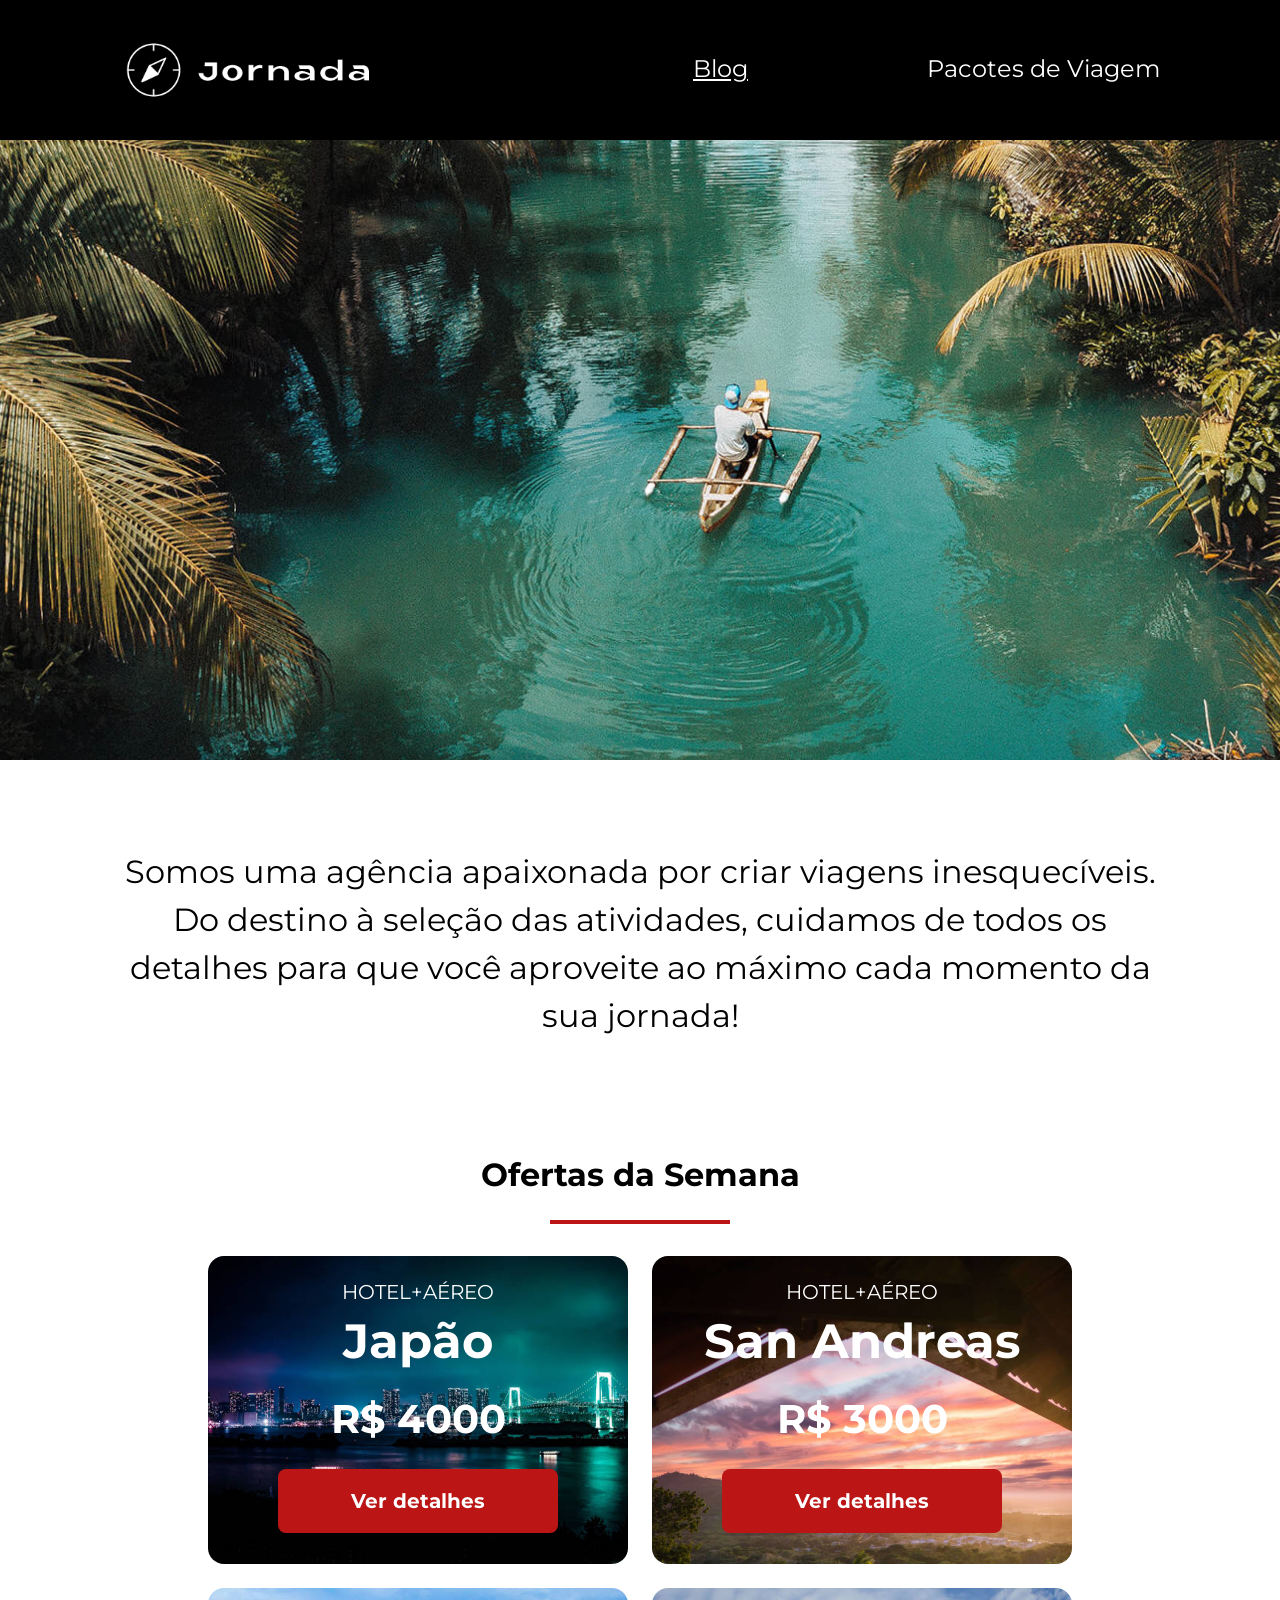
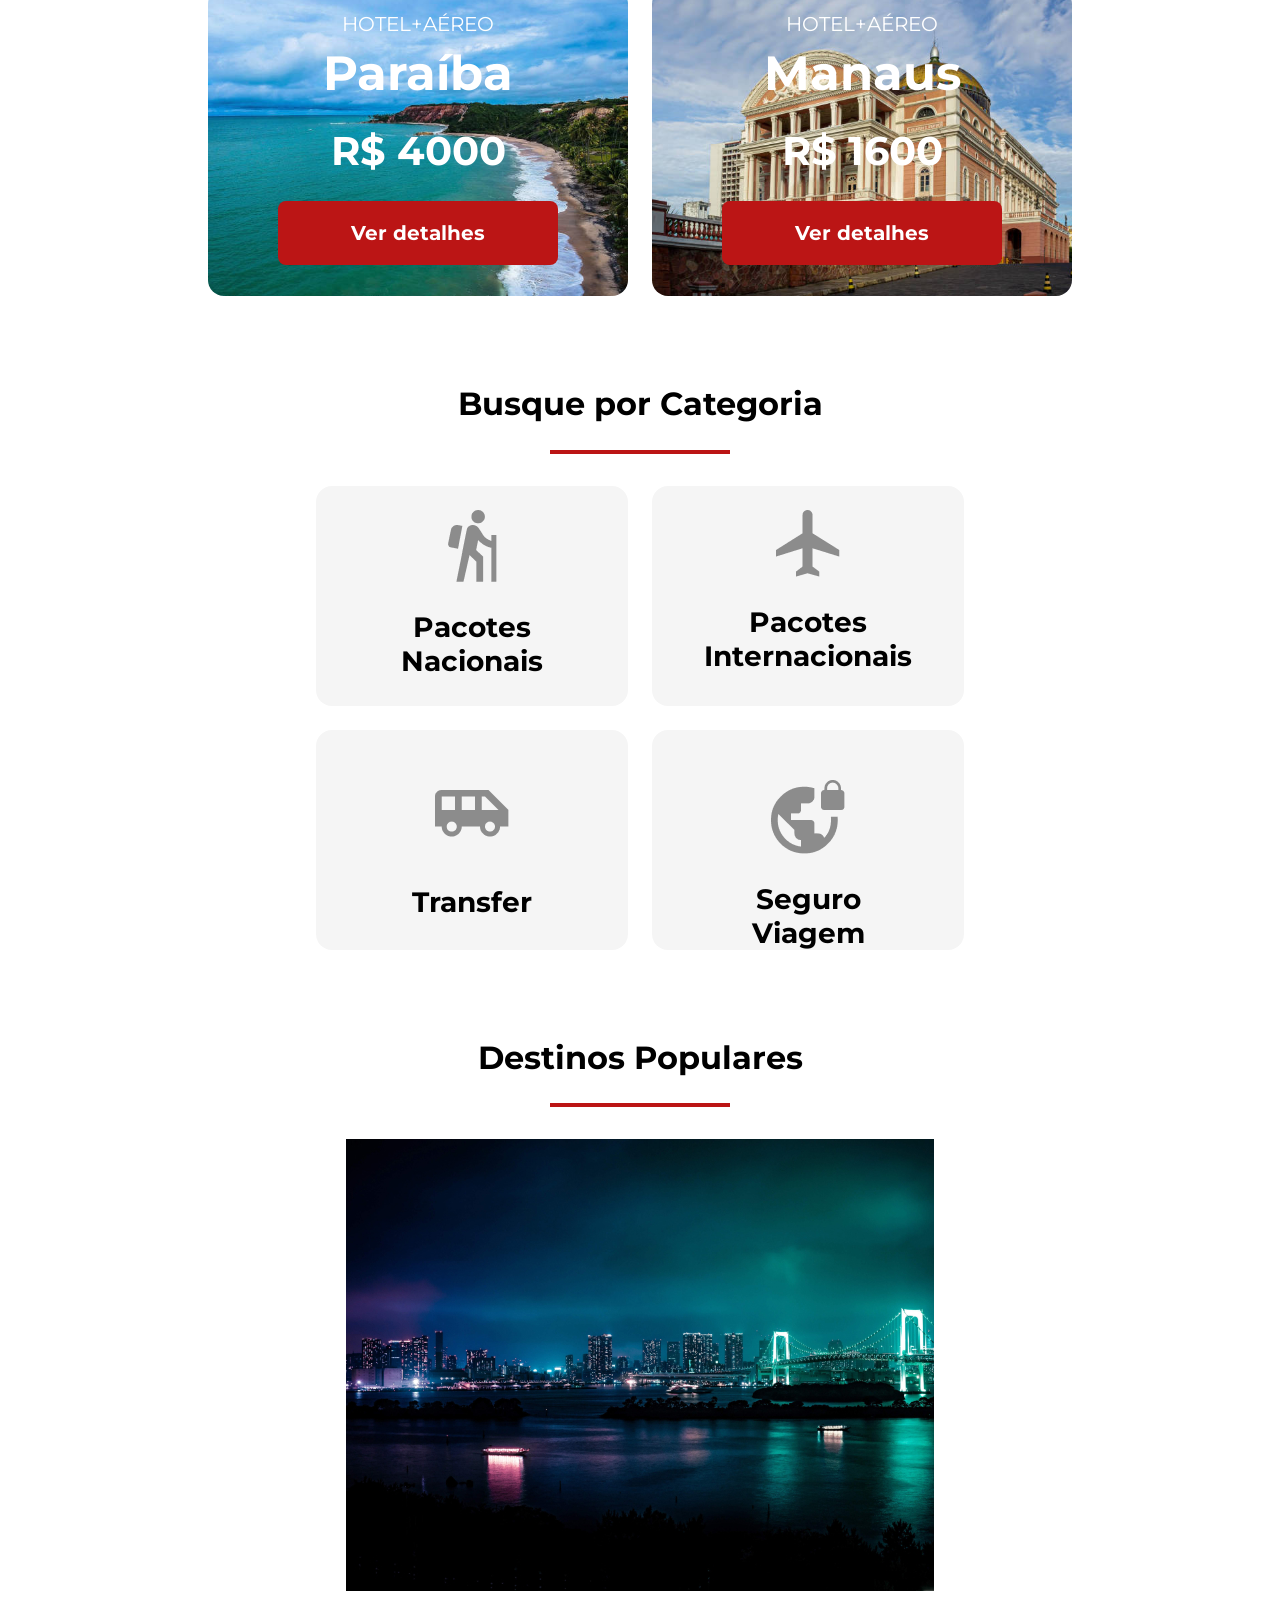
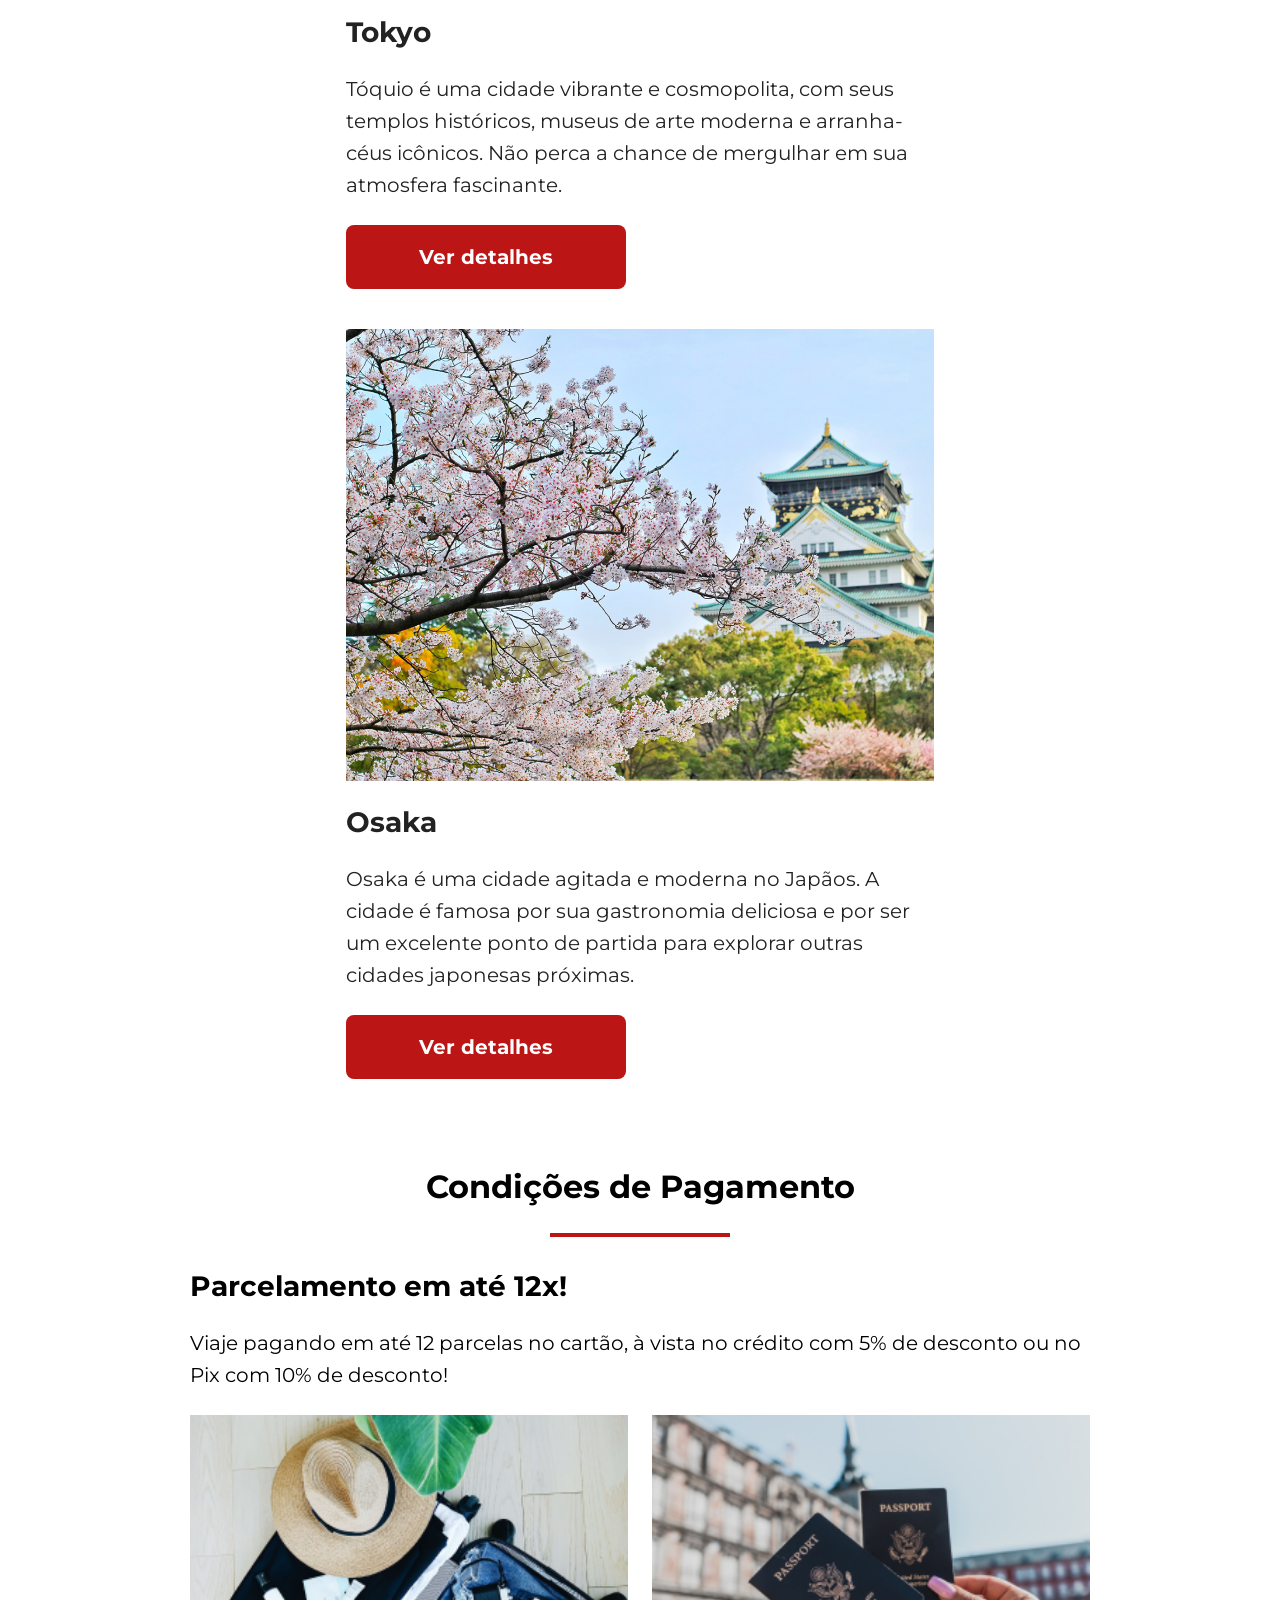
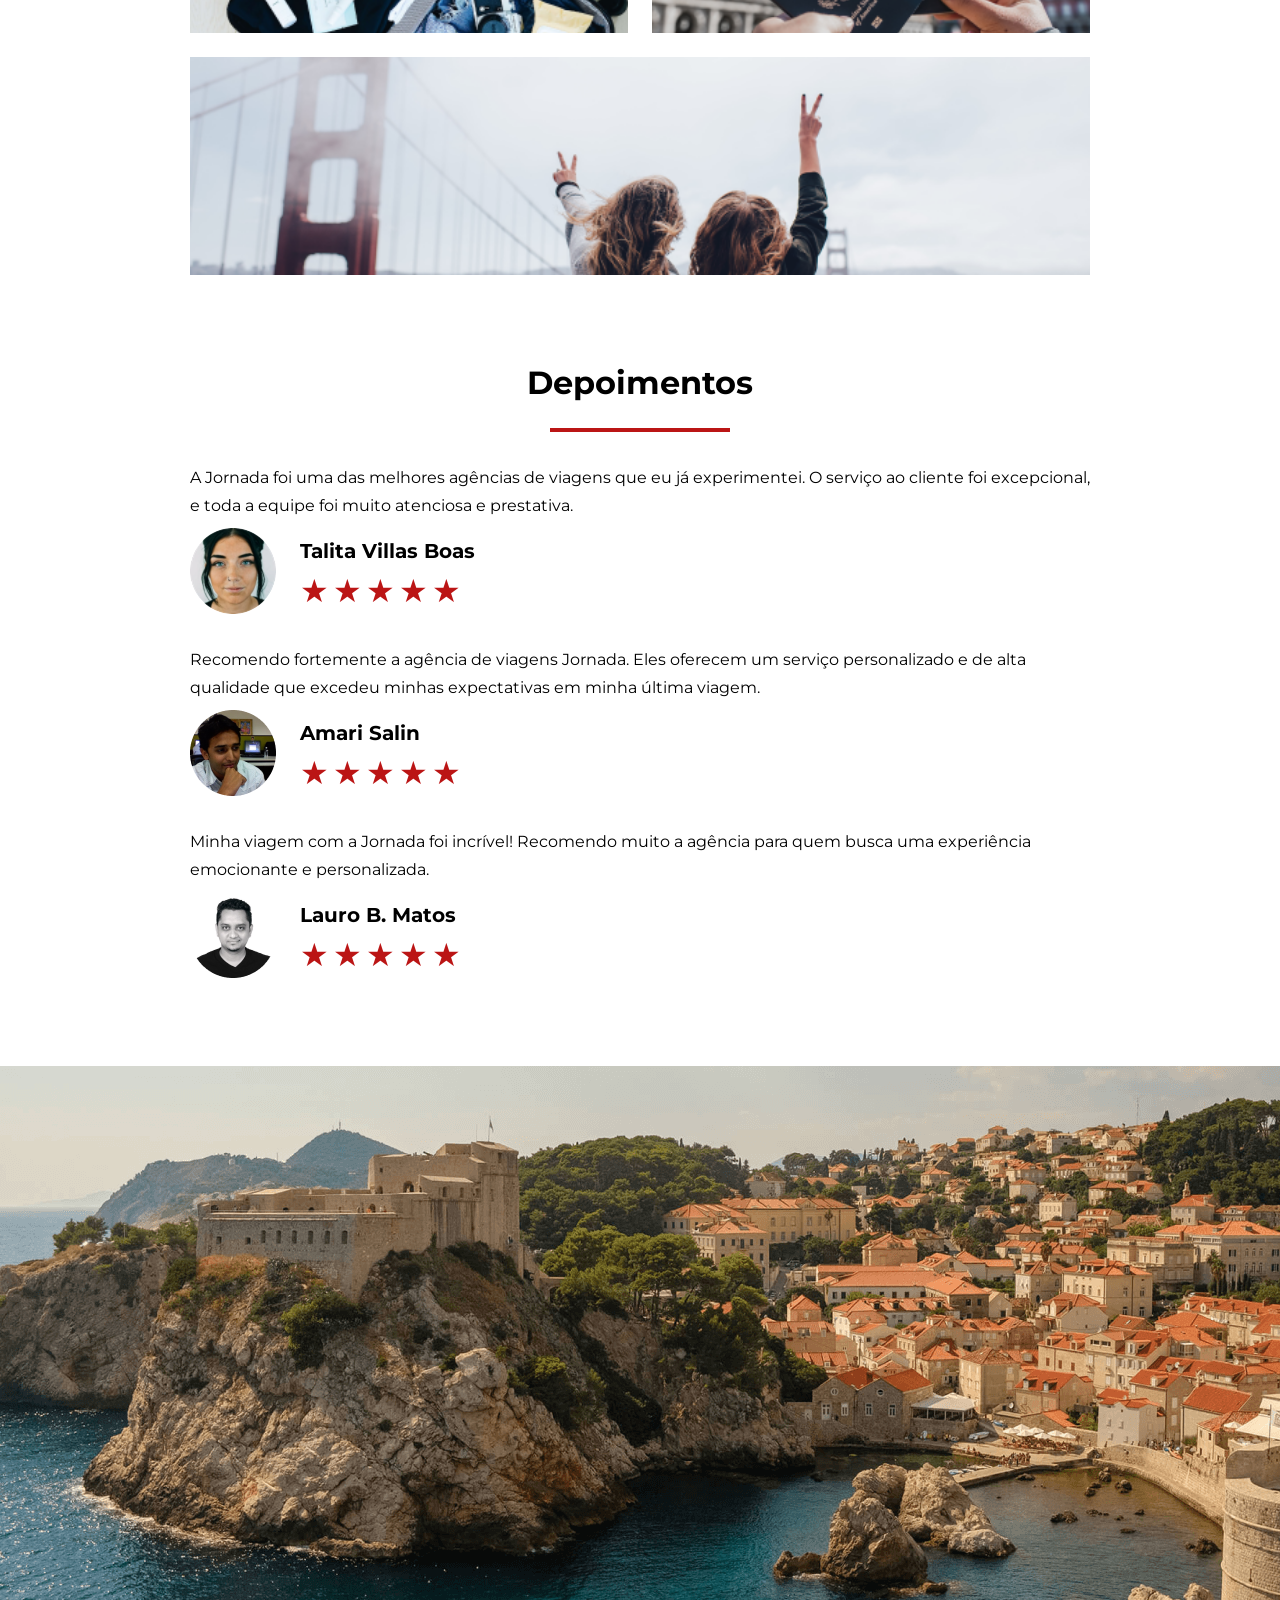
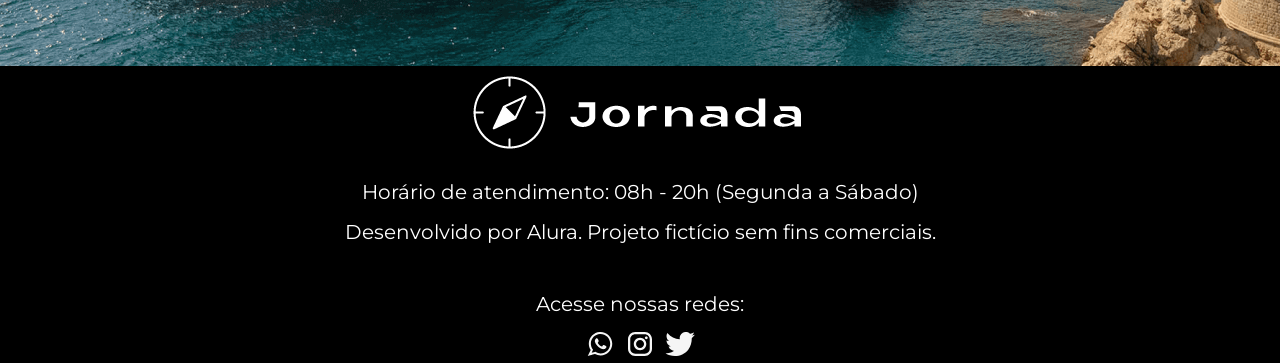
<file: index.html>
<!doctype html>
<html lang="pt-BR">
  <head>
    <meta charset="UTF-8" />
    <meta name="viewport" content="width=device-width, initial-scale=1.0" />
    <meta
      name="description"
      content="Jornada Viagens, uma agência apaixonada por criar viagens inesquecíveis"
    />
    <meta name="og:title" content="Jornada Viagens" />
    <meta
      name="og:description"
      content="Jornada Viagens, uma agência apaixonada por criar viagens inesquecíveis"
    />
    <meta
      name="og:image"
      content="https://guilherme-fermino-de-souza.github.io/jornada-viagens/img/logo-jornada-viagens-branco.png"
    />
    <meta name="og:type" content="website" />
    <meta
      name="og:url"
      content="https://guilherme-fermino-de-souza.github.io/jornada-viagens"
    />

    <link rel="icon" href="favicon.svg" type="xml/svg" />
    <link rel="stylesheet" href="./css/style.css" />
    <title>Jornada Viagens</title>
  </head>
  <body>
    <header class="main-header">
      <a class="logo" href="index.html" title="Voltar para a página inicial">
        <img
          class="img-mobile"
          src="img/bussola-jornada-branca.png"
          alt="Bússola da logo Jornada Viagens na cor branca"
        />
        <img
          class="img-desktop"
          src="img/logo-jornada-branco.png"
          alt="Logo Jornada Viagens na cor branca"
        />
      </a>
      <div class="navigation-menu">
        <label for="menu">
          <img src="img/menu.png" alt="menu" />
        </label>
        <input type="checkbox" id="menu" hidden />
        <nav>
          <ul class="list-link">
            <li>
              <a class="active" href="index.html" title="Acessar Blog">Blog</a>
            </li>
            <li>
              <a href="pacotes.html" title="Acessar Pacotes de viagem"
                >Pacotes de Viagem</a
              >
            </li>
              <!--<li>
                <a href="contato.html" title="Acessar Contatos">Contato</a>
              </li>-->
          </ul>
        </nav>
      </div>
    </header>

    <section class="hero">
      <div class="hero-img"></div>
      <h2>
        Somos uma agência apaixonada por criar viagens inesquecíveis. Do destino
        à seleção das atividades, cuidamos de todos os detalhes para que você
        aproveite ao máximo cada momento da sua jornada!
      </h2>
    </section>

    <section class="offers">
      <div class="section-title">
        <h2>Ofertas da Semana</h2>
        <hr />
      </div>
      <div class="offers-cards">
        <article class="card japao">
          <header>
            <p>HOTEL+AÉREO</p>
            <h3>
              Japão <br />
              <span>R$ 4000</span>
            </h3>
          </header>
          <footer>
            <a href="#" class="button">Ver detalhes</a>
          </footer>
        </article>
        <article class="card san-andreas">
          <header>
            <p>HOTEL+AÉREO</p>
            <h3>
              San Andreas <br />
              <span>R$ 3000</span>
            </h3>
          </header>
          <footer>
            <a href="#" class="button">Ver detalhes</a>
          </footer>
        </article>
        <article class="card paraiba">
          <header>
            <p>HOTEL+AÉREO</p>
            <h3>
              Paraíba <br />
              <span>R$ 4000</span>
            </h3>
          </header>
          <footer>
            <a href="#" class="button">Ver detalhes</a>
          </footer>
        </article>
        <article class="card manaus">
          <header>
            <p>HOTEL+AÉREO</p>
            <h3>
              Manaus <br />
              <span>R$ 1600</span>
            </h3>
          </header>
          <footer>
            <a href="#" class="button">Ver detalhes</a>
          </footer>
        </article>
      </div>
    </section>

    <section class="categories">
      <div class="section-title">
        <h2>Busque por Categoria</h2>
        <hr />
      </div>
      <div class="categories-cards">
        <a
          href="#"
          class="card"
          target="_blank"
          title="Busque pela categoria Pacotes Nacionais"
        >
          <img
            src="img/icon-categories-national-packages.png"
            alt="ícone cinza representando uma pessoa fazendo tracking"
          />
          <h3 class="content-title">
            Pacotes <br />
            Nacionais
          </h3>
        </a>

        <a
          href="#"
          class="card"
          target="_blank"
          title="Busque pela categoria Pacotes Nacionais"
        >
          <img
            src="img/icon-categories-international-packages.png"
            alt="Busque pela categoria Pacotes Internacionais"
          />
          <h3 class="content-title">
            Pacotes <br />
            Internacionais
          </h3>
        </a>

        <a
          href="#"
          class="card single-line transfer"
          target="_blank"
          title="Busque pela categoria Transfer"
        >
          <img
            src="./img/icon-categories-transfer.png"
            alt="ícone cinza representando um ônibus"
          />
          <h3 class="content-title">Transfer</h3>
        </a>

        <a
          href="#"
          class="card single-line"
          target="_blank"
          title="Busque pela categoria Seguro Viagem"
        >
          <img
            src="./img/icon-categories-travel-insurance.png"
            alt="ícone cinza representando o planeta terra ao lado de um cadeado"
          />
          <h3 class="content-title">
            Seguro <br />
            Viagem
          </h3>
        </a>
      </div>
    </section>

    <section class="destinations">
      <div class="section-title">
        <h2>Destinos Populares</h2>
        <hr />
      </div>
      <div class="destination-items">
        <article class="item">
          <header>
            <div class="img-item tokyo"></div>
            <h3 class="content-title">Tokyo</h3>
          </header>
          <p class="content-text">
            Tóquio é uma cidade vibrante e cosmopolita, com seus templos
            históricos, museus de arte moderna e arranha-céus icônicos. Não
            perca a chance de mergulhar em sua atmosfera fascinante.
          </p>
          <footer>
            <a href="#" class="button">Ver detalhes</a>
          </footer>
        </article>
        <article class="item">
          <header>
            <div class="img-item osaka"></div>
            <h3 class="content-title">Osaka</h3>
          </header>
          <p class="content-text">
            Osaka é uma cidade agitada e moderna no Japãos. A cidade é famosa
            por sua gastronomia deliciosa e por ser um excelente ponto de
            partida para explorar outras cidades japonesas próximas.
          </p>
          <footer>
            <a href="#" class="button">Ver detalhes</a>
          </footer>
        </article>
      </div>
    </section>

    <section class="payments">
      <div class="section-title">
        <h2>Condições de Pagamento</h2>
        <hr />
      </div>
      <div class="content-container">
        <div class="text-content">
          <h3 class="content-title">Parcelamento em até 12x!</h3>
          <p class="content-text">
            Viaje pagando em até 12 parcelas no cartão, à vista no crédito com
            5% de desconto ou no Pix com 10% de desconto!
          </p>
        </div>
        <div class="image-gallery">
          <div class="image first"></div>
          <div class="image second"></div>
          <div class="image thirdy colspan-2"></div>
        </div>
      </div>
    </section>

    <section class="testmonials">
      <div class="section-title">
        <h2>Depoimentos</h2>
        <hr />
      </div>
      <div class="testmonial-container">
        <article>
          <header>
            <p>
              A Jornada foi uma das melhores agências de viagens que eu já
              experimentei. O serviço ao cliente foi excepcional, e toda a
              equipe foi muito atenciosa e prestativa.
            </p>
          </header>
          <footer>
            <img
              src="img/testimonials-avatar-01.png"
              alt="Imagem de perfil da cliente Talita Villas Boas"
            />
            <div class="profile-content">
              <h3>Talita Villas Boas</h3>
              <div class="rating">
                <span class="star">★</span>
                <span class="star">★</span>
                <span class="star">★</span>
                <span class="star">★</span>
                <span class="star">★</span>
              </div>
            </div>
          </footer>
        </article>
        <article>
          <header>
            <p>
              Recomendo fortemente a agência de viagens Jornada. Eles oferecem
              um serviço personalizado e de alta qualidade que excedeu minhas
              expectativas em minha última viagem.
            </p>
          </header>
          <footer>
            <img
              src="img/testimonials-avatar-02.png"
              alt="Imagem de perfil do cliente Amari Salin"
            />
            <div class="profile-content">
              <h3>Amari Salin</h3>
              <div class="rating">
                <span class="star">★</span>
                <span class="star">★</span>
                <span class="star">★</span>
                <span class="star">★</span>
                <span class="star">★</span>
              </div>
            </div>
          </footer>
        </article>
        <article>
          <header>
            <p>
              Minha viagem com a Jornada foi incrível! Recomendo muito a agência
              para quem busca uma experiência emocionante e personalizada.
            </p>
          </header>
          <footer>
            <img
              src="img/testimonials-avatar-03.png"
              alt="Imagem de perfil do cliente Lauro B. Matos"
            />
            <div class="profile-content">
              <h3>Lauro B. Matos</h3>
              <div class="rating">
                <span class="star">★</span>
                <span class="star">★</span>
                <span class="star">★</span>
                <span class="star">★</span>
                <span class="star">★</span>
              </div>
            </div>
          </footer>
        </article>
      </div>
    </section>

    <section class="bottom-hero">
      <div class="hero-img"></div>
    </section>

    <footer class="main-footer">
      <div class="footer-content">
        <img
          src="img/logo-jornada-viagens-branco.png"
          alt="logo completo Jornada Viagens"
        />
        <p>Horário de atendimento: 08h - 20h (Segunda a Sábado)</p>
        <p>Desenvolvido por Alura. Projeto fictício sem fins comerciais.</p>
      </div>
      <div class="footer-social">
        <p>Acesse nossas redes:</p>

        <div class="socials">
          <a
            href="#"
            target="_blank"
            title="Entre em contato através do whatsapp do Jornada Viagens"
          >
            <img
              src="img/footer-icon-whatsapp.svg"
              alt="ícone do Whatsapp na cor branca"
            />
          </a>

          <a
            href="#"
            target="_blank"
            title="Acesse o Instagram do Jornada Viagens"
          >
            <img
              src="img/footer-icon-instagram.svg"
              alt="ícone do Instagram na cor branca"
            />
          </a>

          <a
            href="#"
            target="_blank"
            title="Acesse o Twitter do Jornada Viagens"
          >
            <img
              src="img/footer-icon-twitter.svg"
              alt="ícone do Twitter na cor branca"
            />
          </a>
        </div>
      </div>
    </footer>
  </body>
</html>
</file>
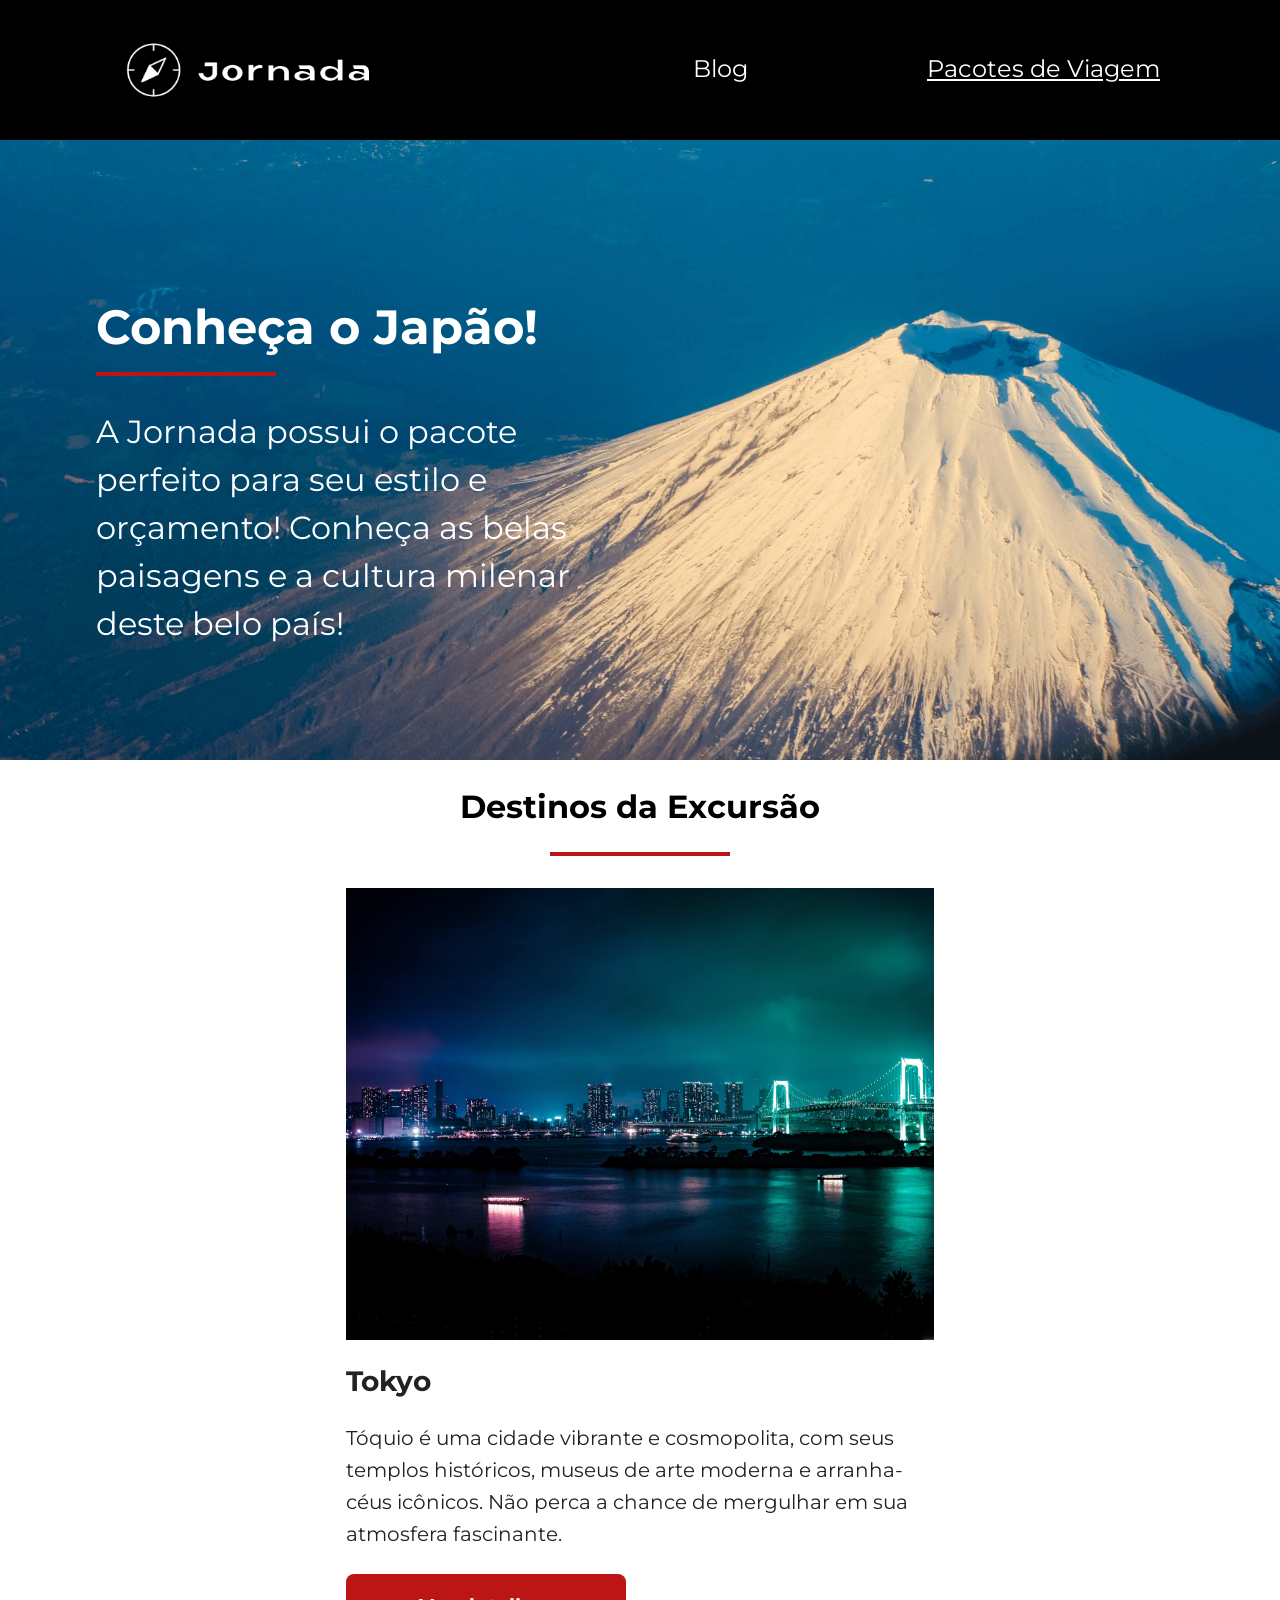
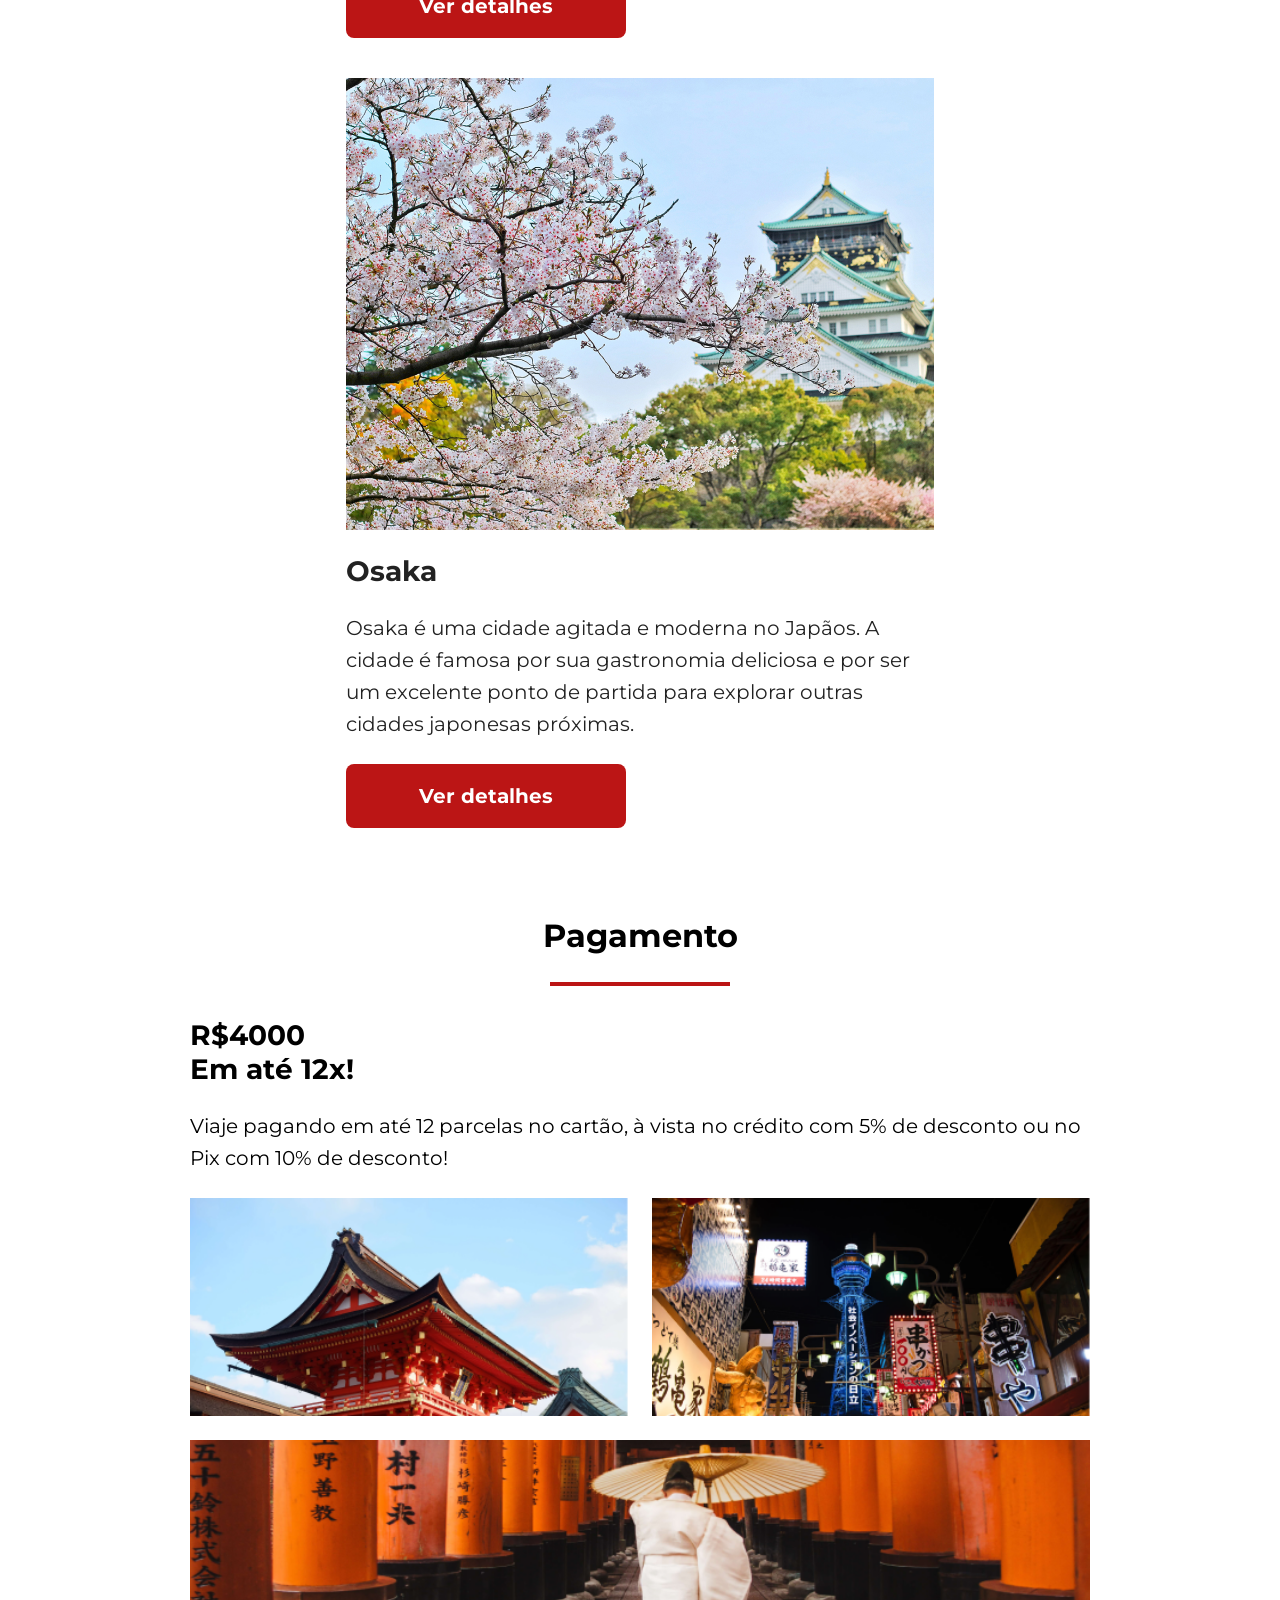
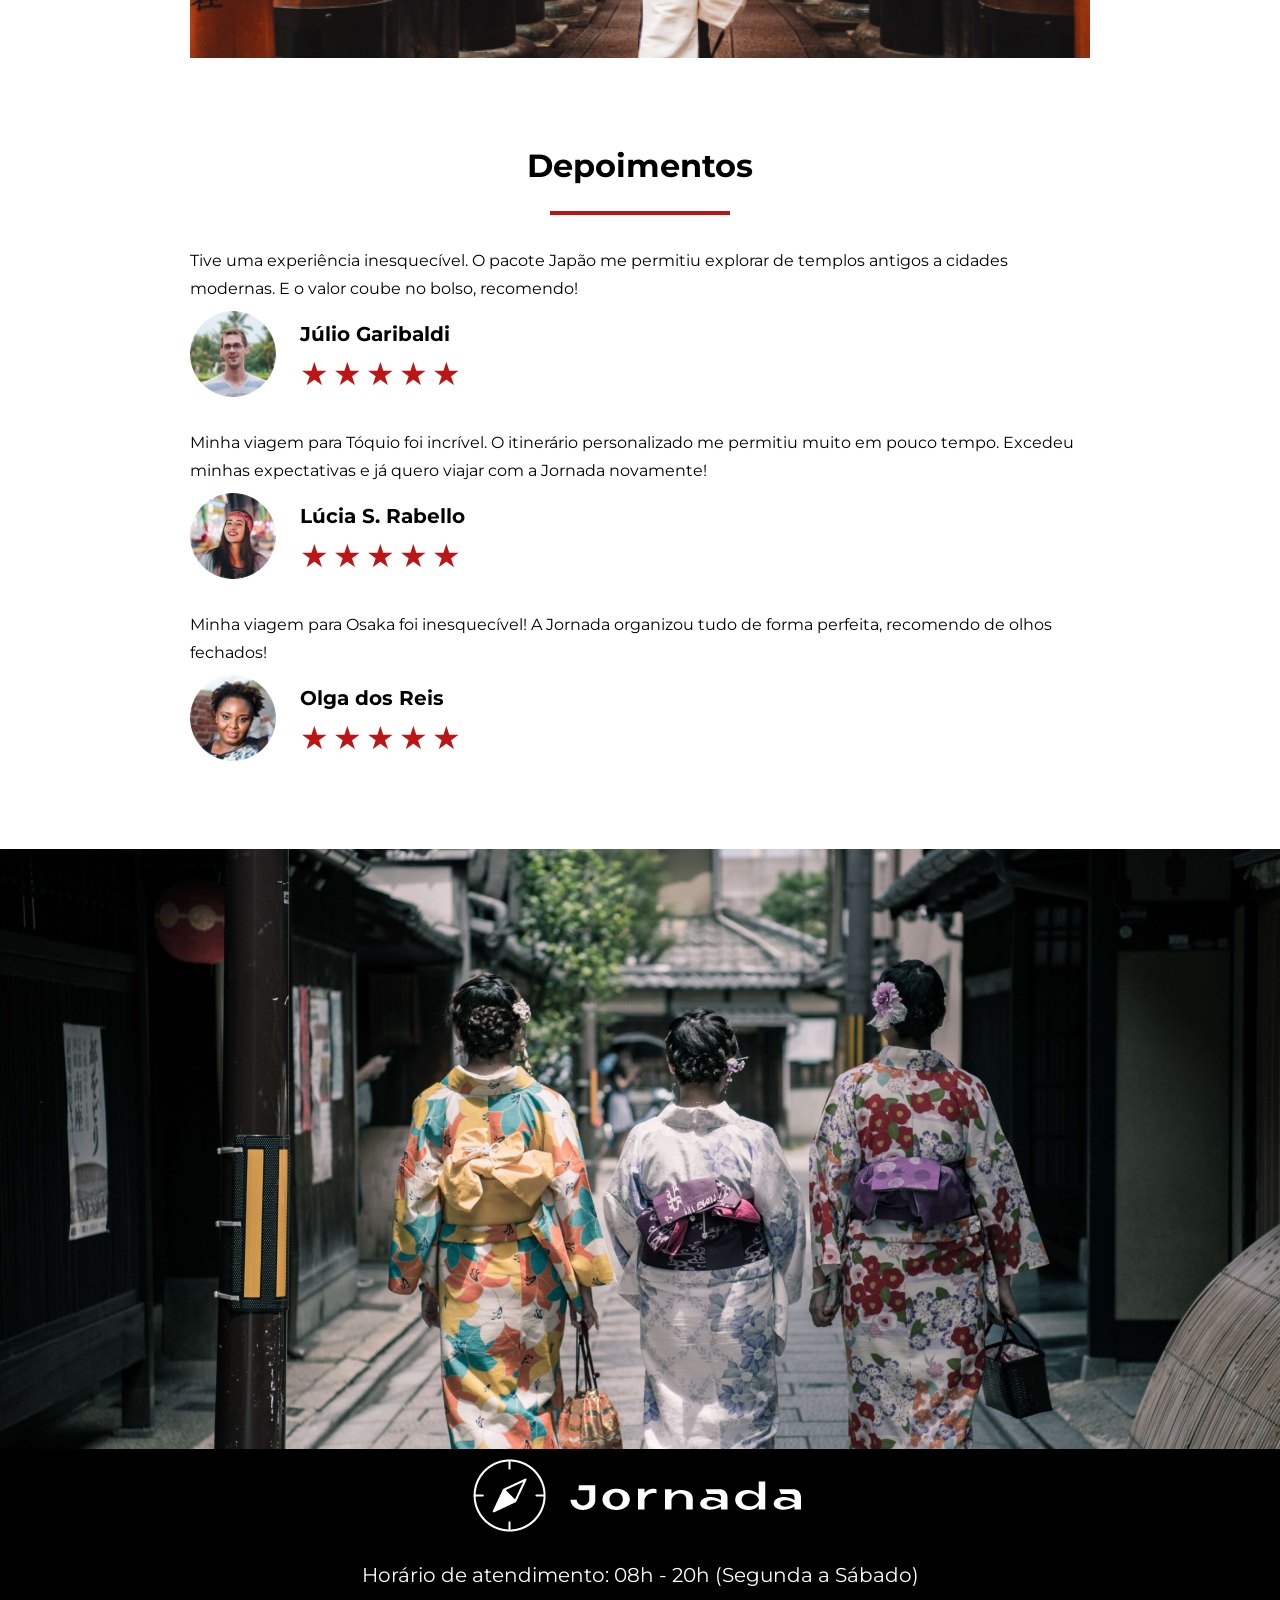
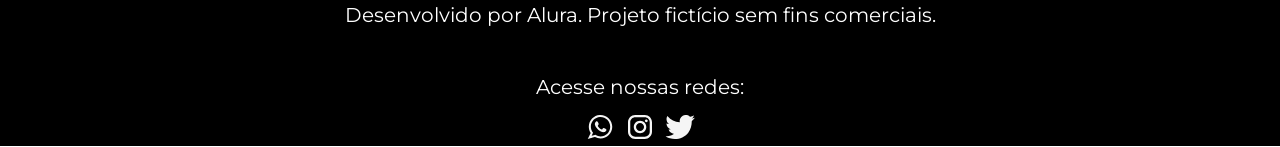
<file: pacotes.html>
<!doctype html>
<html lang="en">
  <html lang="pt-BR">
    <head>
      <meta charset="UTF-8" />
      <meta name="viewport" content="width=device-width, initial-scale=1.0" />
      <meta
        name="description"
        content="Jornada Viagens, uma agência apaixonada por criar viagens inesquecíveis"
      />
      <meta name="og:title" content="Pacotes de Viagem" />
      <meta
        name="og:description"
        content="Jornada Viagens, uma agência apaixonada por criar viagens inesquecíveis"
      />
      <meta
        name="og:image"
        content="https://guilherme-fermino-de-souza.github.io/jornada-viagens/img/logo-jornada-viagens-branco.png"
      />
      <meta name="og:type" content="website" />
      <!-- <meta name="og:url" content="https://guilherme-fermino-de-souza.github.io/jornada-viagens"> -->

      <link rel="icon" href="favicon.svg" type="xml/svg" />
      <link rel="stylesheet" href="./css/style.css" />
      <title>Jornada Viagens</title>
    </head>
    <body>
      <header class="main-header">
        <a class="logo" href="index.html" title="Voltar para a página inicial">
          <img
            class="img-mobile"
            src="img/bussola-jornada-branca.png"
            alt="Bússola da logo Jornada Viagens na cor branca"
          />
          <img
            class="img-desktop"
            src="img/logo-jornada-branco.png"
            alt="Logo Jornada Viagens na cor branca"
          />
        </a>
        <div class="navigation-menu">
          <label for="menu">
            <img src="img/menu.png" alt="menu" />
          </label>
          <input type="checkbox" id="menu" hidden />
          <nav>
            <ul class="list-link">
              <li>
                <a href="index.html" title="Acessar Blog">Blog</a>
              </li>
              <li>
                <a
                  class="active"
                  href="pacotes.html"
                  title="Acessar Pacotes de viagem"
                  >Pacotes de Viagem</a
                >
              </li>
              <!--<li>
                <a href="contato.html" title="Acessar Contatos">Contato</a>
              </li>-->
            </ul>
          </nav>
        </div>
      </header>

      <section class="pacotes-hero">
        <div class="hero-img"></div>
        <div class="text-content">
          <div class="section-title">
            <h2>Conheça o Japão!</h2>
            <hr />
          </div>
          <h3>
            A Jornada possui o pacote perfeito para seu estilo e orçamento!
            Conheça as belas paisagens e a cultura milenar deste belo país!
          </h3>
        </div>
      </section>

      <section class="destinations">
        <div class="section-title">
          <h2>Destinos da Excursão</h2>
          <hr />
        </div>
        <div class="destination-items">
          <article class="item">
            <header>
              <div class="img-item tokyo"></div>
              <h3 class="content-title">Tokyo</h3>
            </header>
            <p class="content-text">
              Tóquio é uma cidade vibrante e cosmopolita, com seus templos
              históricos, museus de arte moderna e arranha-céus icônicos. Não
              perca a chance de mergulhar em sua atmosfera fascinante.
            </p>
            <footer>
              <a href="#" class="button">Ver detalhes</a>
            </footer>
          </article>
          <article class="item">
            <header>
              <div class="img-item osaka"></div>
              <h3 class="content-title">Osaka</h3>
            </header>
            <p class="content-text">
              Osaka é uma cidade agitada e moderna no Japãos. A cidade é famosa
              por sua gastronomia deliciosa e por ser um excelente ponto de
              partida para explorar outras cidades japonesas próximas.
            </p>
            <footer>
              <a href="#" class="button">Ver detalhes</a>
            </footer>
          </article>
        </div>
      </section>

      <section class="payments">
        <div class="section-title">
          <h2>Pagamento</h2>
          <hr />
        </div>
        <div class="content-container">
          <div class="text-content">
            <h3 class="content-title">R$4000 <br />Em até 12x!</h3>
            <p class="content-text">
              Viaje pagando em até 12 parcelas no cartão, à vista no crédito com
              5% de desconto ou no Pix com 10% de desconto!
            </p>
          </div>
          <div class="image-gallery">
            <div class="image package-first"></div>
            <div class="image package-second"></div>
            <div class="image package-thirdy colspan-2"></div>
          </div>
        </div>
      </section>

      <section class="testmonials">
        <div class="section-title">
          <h2>Depoimentos</h2>
          <hr />
        </div>
        <div class="testmonial-container">
          <article>
            <header>
              <p>
                Tive uma experiência inesquecível. O pacote Japão me permitiu
                explorar de templos antigos a cidades modernas. E o valor coube
                no bolso, recomendo!
              </p>
            </header>
            <footer>
              <img
                src="img/pacotes-testimonials-avatar-01.png"
                alt="Imagem de perfil da cliente Júlio Garibaldi"
              />
              <div class="profile-content">
                <h3>Júlio Garibaldi</h3>
                <div class="rating">
                  <span class="star">★</span>
                  <span class="star">★</span>
                  <span class="star">★</span>
                  <span class="star">★</span>
                  <span class="star">★</span>
                </div>
              </div>
            </footer>
          </article>
          <article>
            <header>
              <p>
                Minha viagem para Tóquio foi incrível. O itinerário
                personalizado me permitiu muito em pouco tempo. Excedeu minhas
                expectativas e já quero viajar com a Jornada novamente!
              </p>
            </header>
            <footer>
              <img
                src="img/pacotes-testimonials-avatar-02.png"
                alt="Imagem de perfil do cliente Lúcia S. Rabello"
              />
              <div class="profile-content">
                <h3>Lúcia S. Rabello</h3>
                <div class="rating">
                  <span class="star">★</span>
                  <span class="star">★</span>
                  <span class="star">★</span>
                  <span class="star">★</span>
                  <span class="star">★</span>
                </div>
              </div>
            </footer>
          </article>
          <article>
            <header>
              <p>
                Minha viagem para Osaka foi inesquecível! A Jornada organizou
                tudo de forma perfeita, recomendo de olhos fechados!
              </p>
            </header>
            <footer>
              <img
                src="img/pacotes-testimonials-avatar-03.png"
                alt="Imagem de perfil do cliente Olga dos Reis"
              />
              <div class="profile-content">
                <h3>Olga dos Reis</h3>
                <div class="rating">
                  <span class="star">★</span>
                  <span class="star">★</span>
                  <span class="star">★</span>
                  <span class="star">★</span>
                  <span class="star">★</span>
                </div>
              </div>
            </footer>
          </article>
        </div>
      </section>

      <section class="pacotes-bottom-hero">
        <div class="hero-img"></div>
      </section>

      <footer class="main-footer">
        <div class="footer-content">
          <img
            src="img/logo-jornada-viagens-branco.png"
            alt="logo completo Jornada Viagens"
          />
          <p>Horário de atendimento: 08h - 20h (Segunda a Sábado)</p>
          <p>Desenvolvido por Alura. Projeto fictício sem fins comerciais.</p>
        </div>
        <div class="footer-social">
          <p>Acesse nossas redes:</p>

          <div class="socials">
            <a
              href="#"
              target="_blank"
              title="Entre em contato através do whatsapp do Jornada Viagens"
            >
              <img
                src="img/footer-icon-whatsapp.svg"
                alt="ícone do Whatsapp na cor branca"
              />
            </a>

            <a
              href="#"
              target="_blank"
              title="Acesse o Instagram do Jornada Viagens"
            >
              <img
                src="img/footer-icon-instagram.svg"
                alt="ícone do Instagram na cor branca"
              />
            </a>

            <a
              href="#"
              target="_blank"
              title="Acesse o Twitter do Jornada Viagens"
            >
              <img
                src="img/footer-icon-twitter.svg"
                alt="ícone do Twitter na cor branca"
              />
            </a>
          </div>
        </div>
      </footer>
    </body>
  </html>
</html>
</file>
<file: css/style.css>
@import url(global.css);
@import url(header.css);
@import url(hero.css);
@import url(offers.css);
@import url(categories.css);
@import url(destinations.css);
@import url(payments.css);
@import url(testmonials.css);
@import url(footer.css);
</file>
